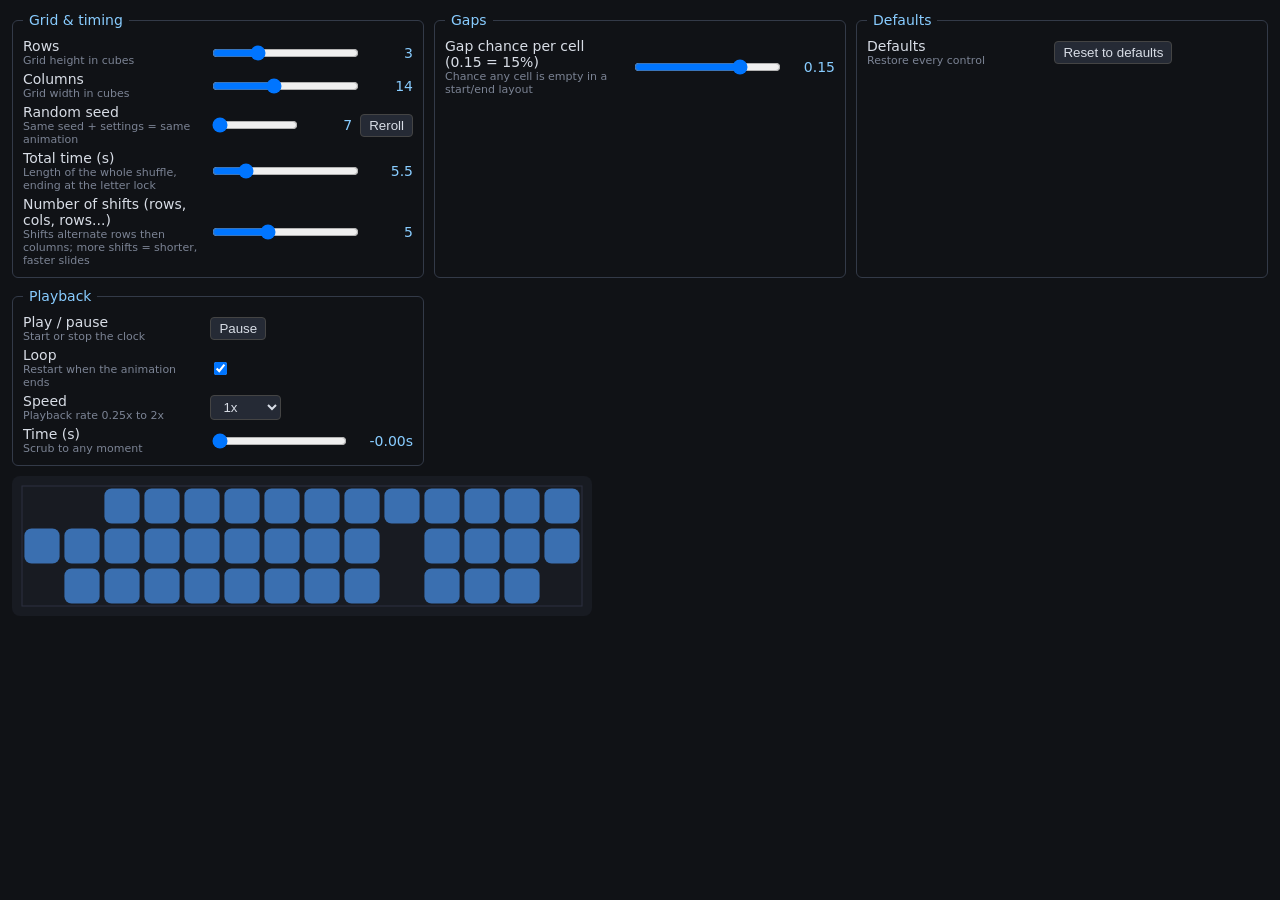
<file: demo-lanes4.html>
<!doctype html>
<meta charset="utf-8"><title>lanes4 demo</title>
<style>
body{background:#101216;color:#d8dde6;font:14px system-ui,sans-serif;margin:12px}
canvas{background:#181b22;border-radius:8px;max-width:100%;display:block}
#cv{display:flex;gap:16px;flex-wrap:wrap;margin:10px 0}
.pane h3{margin:0 0 4px;font-size:14px;color:#8cf}
.st{font:12px monospace;color:#fc8;white-space:pre-wrap;min-height:3.2em;max-width:640px}
#panel{display:grid;grid-template-columns:repeat(auto-fit,minmax(330px,1fr));gap:10px}
fieldset{border:1px solid #333a48;border-radius:6px;margin:0;padding:6px 10px}
legend{color:#8cf;padding:0 6px}
.row{display:flex;align-items:center;gap:8px;margin:4px 0}
.row .n{width:46%}small{display:block;color:#7b8394;font-size:11px}
.row input[type=range]{flex:1;min-width:60px}output{min-width:44px;text-align:right;color:#8cf}
button,select{background:#252a35;color:#d8dde6;border:1px solid #444;border-radius:4px;padding:3px 8px}
#tout{min-width:56px}
</style>
<div id="err" style="color:#f88;font:15px monospace"></div>
<div id="panel"></div>
<div id="cv"></div>
<script src="./lanes4.js"></script>
<script>
if (typeof Lanes4 === 'undefined') {
  document.getElementById('err').textContent = 'lanes4.js failed to load: keep demo-lanes4.html next to lanes4.js and reload.';
} else window.addEventListener('DOMContentLoaded', init);
function init() {
var D = Lanes4.LANES4_DEFAULTS, TXT = 'THANK YOU ';
// [key, min, max, step, default, isPlanParam, label, help, group]
var SPEC = [
 ['R',1,8,1,3,0,'Rows','Grid height in cubes','Grid & timing'],
 ['C',3,30,1,14,0,'Columns','Grid width in cubes','Grid & timing'],
 ['seed',0,9999,1,7,0,'Random seed','Same seed + settings = same animation','Grid & timing'],
 ['T',2,20,0.5,D.T,0,'Total time (s)','Length of the whole shuffle, ending at the letter lock','Grid & timing'],
 ['K',1,12,1,D.K,1,'Number of shifts (rows, cols, rows...)','Shifts alternate rows then columns; more shifts = shorter, faster slides','Grid & timing'],
 ['GAP_P',0,0.2,0.01,D.GAP_P,1,'Gap chance per cell (0.15 = 15%)','Chance any cell is empty in a start/end layout','Gaps'],
];
var V = {}, plans = [], cvs = [], sts = [], sums = [], t = 0, playing = true, last = performance.now();
var panel = document.getElementById('panel');
function fieldset(name) {
  var f = document.createElement('fieldset'), l = document.createElement('legend');
  l.textContent = name; f.append(l); panel.append(f); return f;
}
function row(label, help, ...els) {
  var r = document.createElement('div'), n = document.createElement('div');
  r.className = 'row'; r.title = help; n.className = 'n'; n.innerHTML = label + '<small>' + help + '</small>';
  r.append(n, ...els); return r;
}
var groups = {};
SPEC.forEach(function (s) {
  var g = groups[s[8]] = groups[s[8]] || fieldset(s[8]);
  var i = document.createElement('input'), o = document.createElement('output');
  i.type = 'range'; i.min = s[1]; i.max = s[2]; i.step = s[3]; i.id = 'p_' + s[0];
  i.oninput = function () { var v = parseFloat(i.value); if (!isFinite(v)) v = s[4]; V[s[0]] = v; o.textContent = v; build(); };
  o.id = 'o_' + s[0]; s.i = i; s.o = o;
  var els = [i, o];
  if (s[0] === 'seed') {
    var b = document.createElement('button'); b.id = 'reroll'; b.textContent = 'Reroll';
    b.onclick = function () { i.value = Math.floor(Math.random() * 10000); i.oninput(); }; els.push(b);
  }
  g.append(row(s[6], s[7], ...els));
});
var rs = document.createElement('button'); rs.id = 'reset'; rs.textContent = 'Reset to defaults'; rs.onclick = setDefaults;
fieldset('Defaults').append(row('Defaults', 'Restore every control', rs));
// Playback
var gp = fieldset('Playback'), play = document.createElement('button'), loop = document.createElement('input'),
  sp = document.createElement('select'), sc = document.createElement('input'), tout = document.createElement('output');
play.id = 'play'; play.textContent = 'Pause';
play.onclick = function () { playing = !playing; play.textContent = playing ? 'Pause' : 'Play'; if (playing && t >= V.T) t = 0; };
loop.type = 'checkbox'; loop.id = 'loop'; loop.checked = true;
sp.id = 'speed'; ['0.25', '0.5', '1', '1.5', '2'].forEach(function (v) { sp.add(new Option(v + 'x', v)); }); sp.value = '1';
sc.type = 'range'; sc.id = 'scrub'; sc.min = 0; sc.max = 1; sc.step = 0.001; sc.value = 0; sc.oninput = function () { t = parseFloat(sc.value) || 0; };
tout.id = 'tout';
gp.append(row('Play / pause', 'Start or stop the clock', play), row('Loop', 'Restart when the animation ends', loop),
  row('Speed', 'Playback rate 0.25x to 2x', sp), row('Time (s)', 'Scrub to any moment', sc, tout));

function setDefaults() {
  SPEC.forEach(function (s) { s.i.value = s[4]; s.o.textContent = s[4]; V[s[0]] = s[4]; });
  build();
}
function mk() {
  var p = {}; SPEC.forEach(function (s) { if (s[5]) p[s[0]] = V[s[0]]; });
  return Lanes4.planLanes4({ R: V.R, C: V.C, T: V.T, seed: V.seed, params: p });
}
function build() {
  var host = document.getElementById('cv');
  plans = [mk()]; host.innerHTML = ''; cvs = []; sts = [];
  var w = document.createElement('div'), c = document.createElement('canvas'), st = document.createElement('div');
  w.className = 'pane'; st.className = 'st';
  c.width = Math.min(1100, V.C * 40 + 20); c.height = V.R * 40 + 20;
  w.append(c, st); host.append(w); cvs.push(c); sts.push(st);
  sc.max = V.T; t = Math.min(t, V.T);
}
function draw(plan, c) {
  var g = c.getContext('2d'), cell = Math.min((c.width - 20) / plan.C, (c.height - 20) / plan.R),
    ox = (c.width - cell * plan.C) / 2, oy = (c.height - cell * plan.R) / 2, pad = cell * 0.06;
  g.clearRect(0, 0, c.width, c.height);
  g.strokeStyle = '#2c3140'; g.strokeRect(ox, oy, cell * plan.C, cell * plan.R);
  g.save(); g.beginPath(); g.rect(ox, oy, cell * plan.C, cell * plan.R); g.clip(); // partial-edge clip
  Lanes4.sampleLanes4(plan, t).forEach(function (q) {
    var x = ox + q.x * cell, y = oy + q.y * cell;
    g.fillStyle = q.stopped ? '#2a4a7a' : '#3a6fb0'; g.beginPath();
    g.roundRect(x + pad, y + pad, cell - 2 * pad, cell - 2 * pad, cell * 0.18); g.fill();
    if (q.stopped) {
      g.fillStyle = '#fff'; g.font = 'bold ' + (cell * 0.55 | 0) + 'px sans-serif'; g.textAlign = 'center'; g.textBaseline = 'middle';
      g.fillText(TXT[(Math.round(q.y) * plan.C + Math.round(q.x)) % TXT.length], x + cell / 2, y + cell / 2 + 1);
    }
  });
  g.restore();
}
function status(p, el) {
  var k = Math.min(p.K - 1, Math.floor(t / p.D)), st = p.steps[k], row = st.axis === 'row', pre = row ? 'R' : 'C';
  var still = 0, full = 0;
  var list = st.lanes.map(function (l) {
    if (l.s === 0) still++; else if (Math.abs(l.s) >= l.L) full++;
    var w = l.s === 0 ? '(still)' : row ? (l.s > 0 ? '(right)' : '(left)') : (l.s > 0 ? '(down)' : '(up)');
    return pre + l.index + ' ' + (l.s > 0 ? '+' : '') + l.s + ' ' + w;
  }).join(', ');
  el.textContent = 'Shift ' + (k + 1) + ' of ' + p.K + ': ' + (row ? 'rows' : 'columns') + ' | lane shifts: ' + list +
    '\nSummary: ' + st.lanes.length + ' lanes, ' + still + ' still, ' + (st.lanes.length - still) + ' moving, ' + full + ' full-replace';
}
function frame(now) {
  var dt = (now - last) / 1000; last = now;
  if (playing) {
    t += dt * (parseFloat(sp.value) || 1);
    if (t >= V.T) { if (loop.checked) t = 0; else { t = V.T; playing = false; play.textContent = 'Play'; } }
    sc.value = t;
  }
  tout.textContent = t.toFixed(2) + 's';
  plans.forEach(function (p, i) { draw(p, cvs[i]); status(p, sts[i]); });
  requestAnimationFrame(frame);
}
setDefaults(); last = performance.now(); requestAnimationFrame(frame);
}
</script>
</file>
